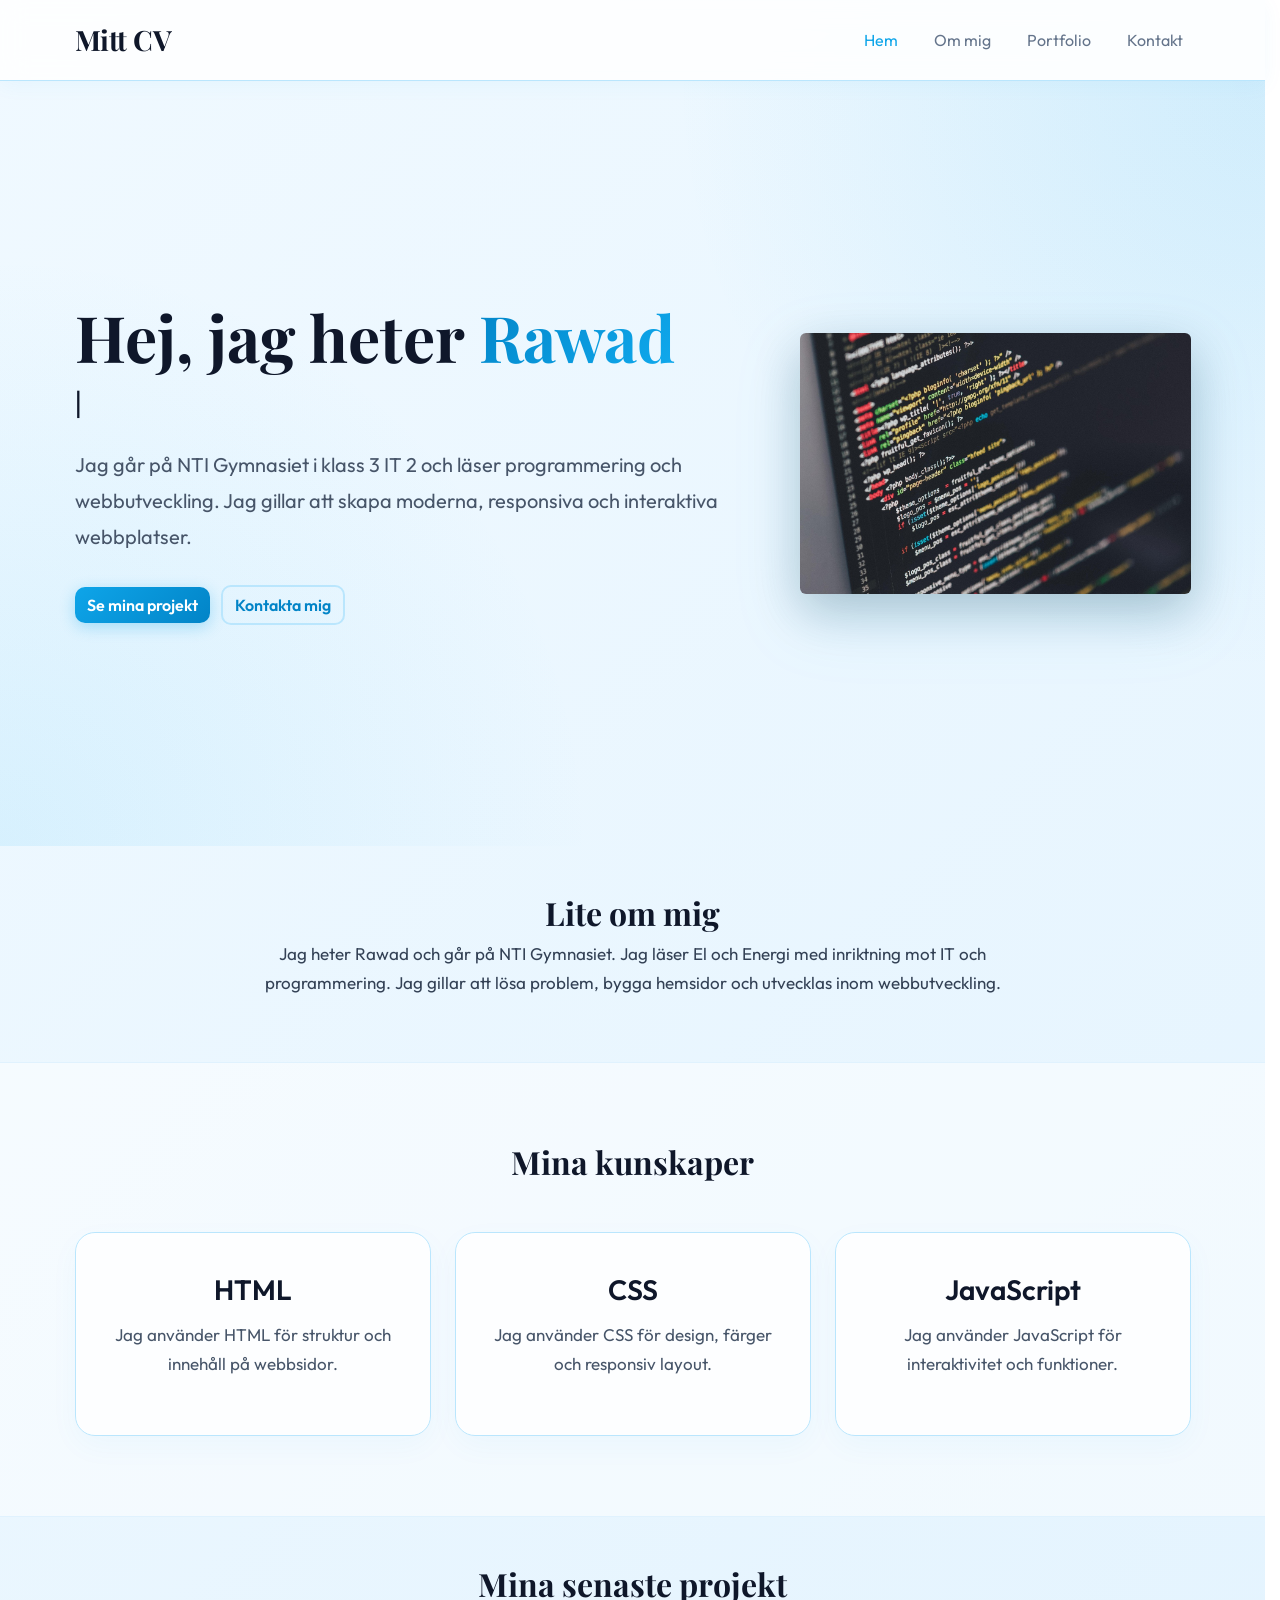
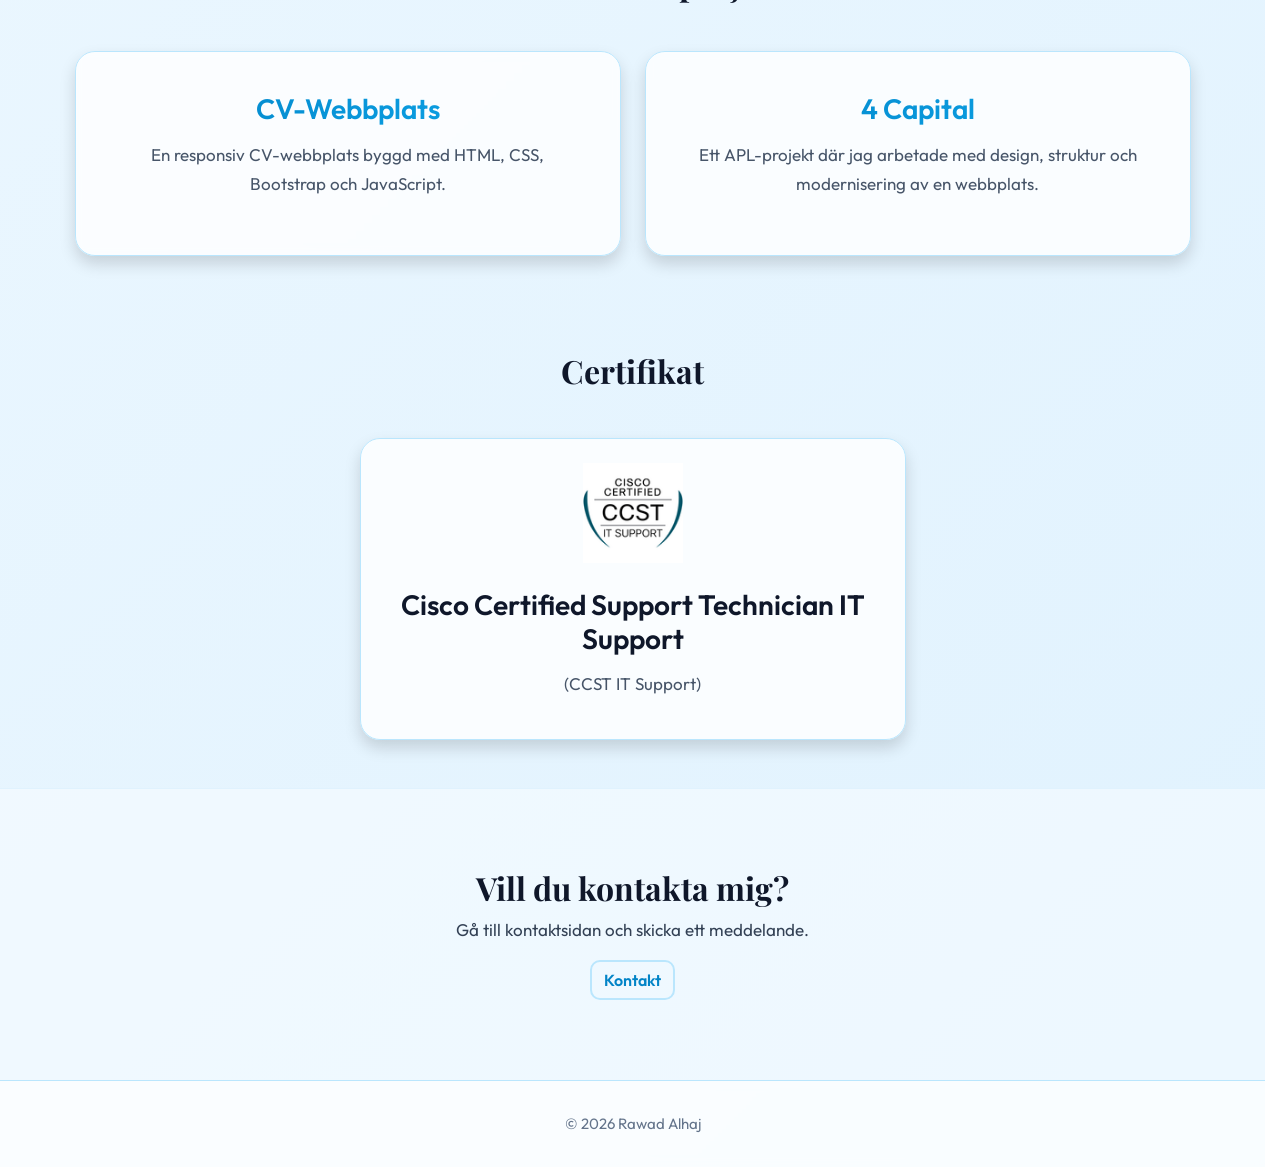
<file: index.html>
<!DOCTYPE html>
<html lang="sv">
<head>
    <meta charset="UTF-8">
    <meta name="viewport" content="width=device-width, initial-scale=1.0">
    <title>Rawad | CV</title>
    <link rel="stylesheet" href="css/style.css">
    <link href="https://cdn.jsdelivr.net/npm/bootstrap@5.3.3/dist/css/bootstrap.min.css" rel="stylesheet">
</head>

<body>

<nav class="navbar navbar-expand-lg navbar-dark">
    <div class="container">
        <a class="navbar-brand" href="index.html">Mitt CV</a>

        <button class="navbar-toggler" type="button" data-bs-toggle="collapse" data-bs-target="#navbarNav">
            <span class="navbar-toggler-icon"></span>
        </button>

        <div class="collapse navbar-collapse" id="navbarNav">
            <ul class="navbar-nav ms-auto">
                <li class="nav-item"><a class="nav-link active" href="index.html">Hem</a></li>
                <li class="nav-item"><a class="nav-link" href="about.html">Om mig</a></li>
                <li class="nav-item"><a class="nav-link" href="portfolio.html">Portfolio</a></li>
                <li class="nav-item"><a class="nav-link" href="contact.html">Kontakt</a></li>
            </ul>
        </div>
    </div>
</nav>

<section class="hero">
    <div class="container">
        <div class="hero-content">

            <div class="hero-text">
                <h1>Hej, jag heter <span class="neon-name">Rawad</span></h1>

                <h2 class="typing-text">
                    <span id="typing"></span><span class="cursor">|</span>
                </h2>

                <p>
                    Jag går på NTI Gymnasiet i klass 3 IT 2 och läser programmering
                    och webbutveckling. Jag gillar att skapa moderna, responsiva och
                    interaktiva webbplatser.
                </p>

                <a href="portfolio.html" class="btn btn-primary">Se mina projekt</a>
                <a href="contact.html" class="btn btn-outline-dark ms-2">Kontakta mig</a>
            </div>

            <div class="hero-image">
                <img src="images/code.jpg" alt="Programmering illustration" class="rounded shadow-lg">
            </div>

        </div>
    </div>
</section>

<section class="container py-5">
    <div class="row justify-content-center text-center">
        <div class="col-md-8">
            <h2>Lite om mig</h2>
            <p>
                Jag heter Rawad och går på NTI Gymnasiet. Jag läser El och Energi
                med inriktning mot IT och programmering. Jag gillar att lösa problem,
                bygga hemsidor och utvecklas inom webbutveckling.
            </p>
        </div>
    </div>
</section>

<section class="skills">
    <div class="container">
        <h2>Mina kunskaper</h2>

        <div class="row g-4">
            <div class="col-md-4">
                <div class="skill-card">
                    <h3>HTML</h3>
                    <p>Jag använder HTML för struktur och innehåll på webbsidor.</p>
                </div>
            </div>

            <div class="col-md-4">
                <div class="skill-card">
                    <h3>CSS</h3>
                    <p>Jag använder CSS för design, färger och responsiv layout.</p>
                </div>
            </div>

            <div class="col-md-4">
                <div class="skill-card">
                    <h3>JavaScript</h3>
                    <p>Jag använder JavaScript för interaktivitet och funktioner.</p>
                </div>
            </div>
        </div>
    </div>
</section>

<section class="container py-5">
    <h2 class="text-center mb-5">Mina senaste projekt</h2>

    <div class="row g-4">
        <div class="col-md-6">
            <a href="index.html" style="text-decoration: none; color: inherit;">
                <div class="card shadow h-100 p-4 d-flex justify-content-center text-center">
                    <div class="card-body">
                        <h3 class="gradient-text">CV-Webbplats</h3>
                        <p>En responsiv CV-webbplats byggd med HTML, CSS, Bootstrap och JavaScript.</p>
                    </div>
                </div>
            </a>
        </div>

        <div class="col-md-6">
            <a href="https://www.4capital.se/" target="_blank" style="text-decoration: none; color: inherit;">
                <div class="card shadow h-100 p-4 d-flex justify-content-center text-center">
                    <div class="card-body">
                        <h3 class="gradient-text">4 Capital</h3>
                        <p>Ett APL-projekt där jag arbetade med design, struktur och modernisering av en webbplats.</p>
                    </div>
                </div>
            </a>
        </div>
    </div>
</section>

<section class="container py-5">
    <h2 class="text-center mb-5">Certifikat</h2>

    <div class="row g-4 justify-content-center">
        <div class="col-md-6">
            <div class="card shadow h-100 text-center p-4">
                <img src="images/certifkat.png" class="certificate-img mx-auto" alt="CCST IT Support" loading="lazy">
                <h3>Cisco Certified Support Technician IT Support</h3>
                <p>(CCST IT Support)</p>
            </div>
        </div>
    </div>
</section>

<section class="contact-box">
    <div class="container text-center">
        <h2>Vill du kontakta mig?</h2>
        <p>Gå till kontaktsidan och skicka ett meddelande.</p>
        <a href="contact.html" class="btn btn-dark">Kontakt</a>
    </div>
</section>

<footer>
    <p>© 2026 Rawad Alhaj</p>
</footer>

<script src="js/script.js"></script>
<script src="https://cdn.jsdelivr.net/npm/bootstrap@5.3.3/dist/js/bootstrap.bundle.min.js"></script>

</body>
</html>
</file>
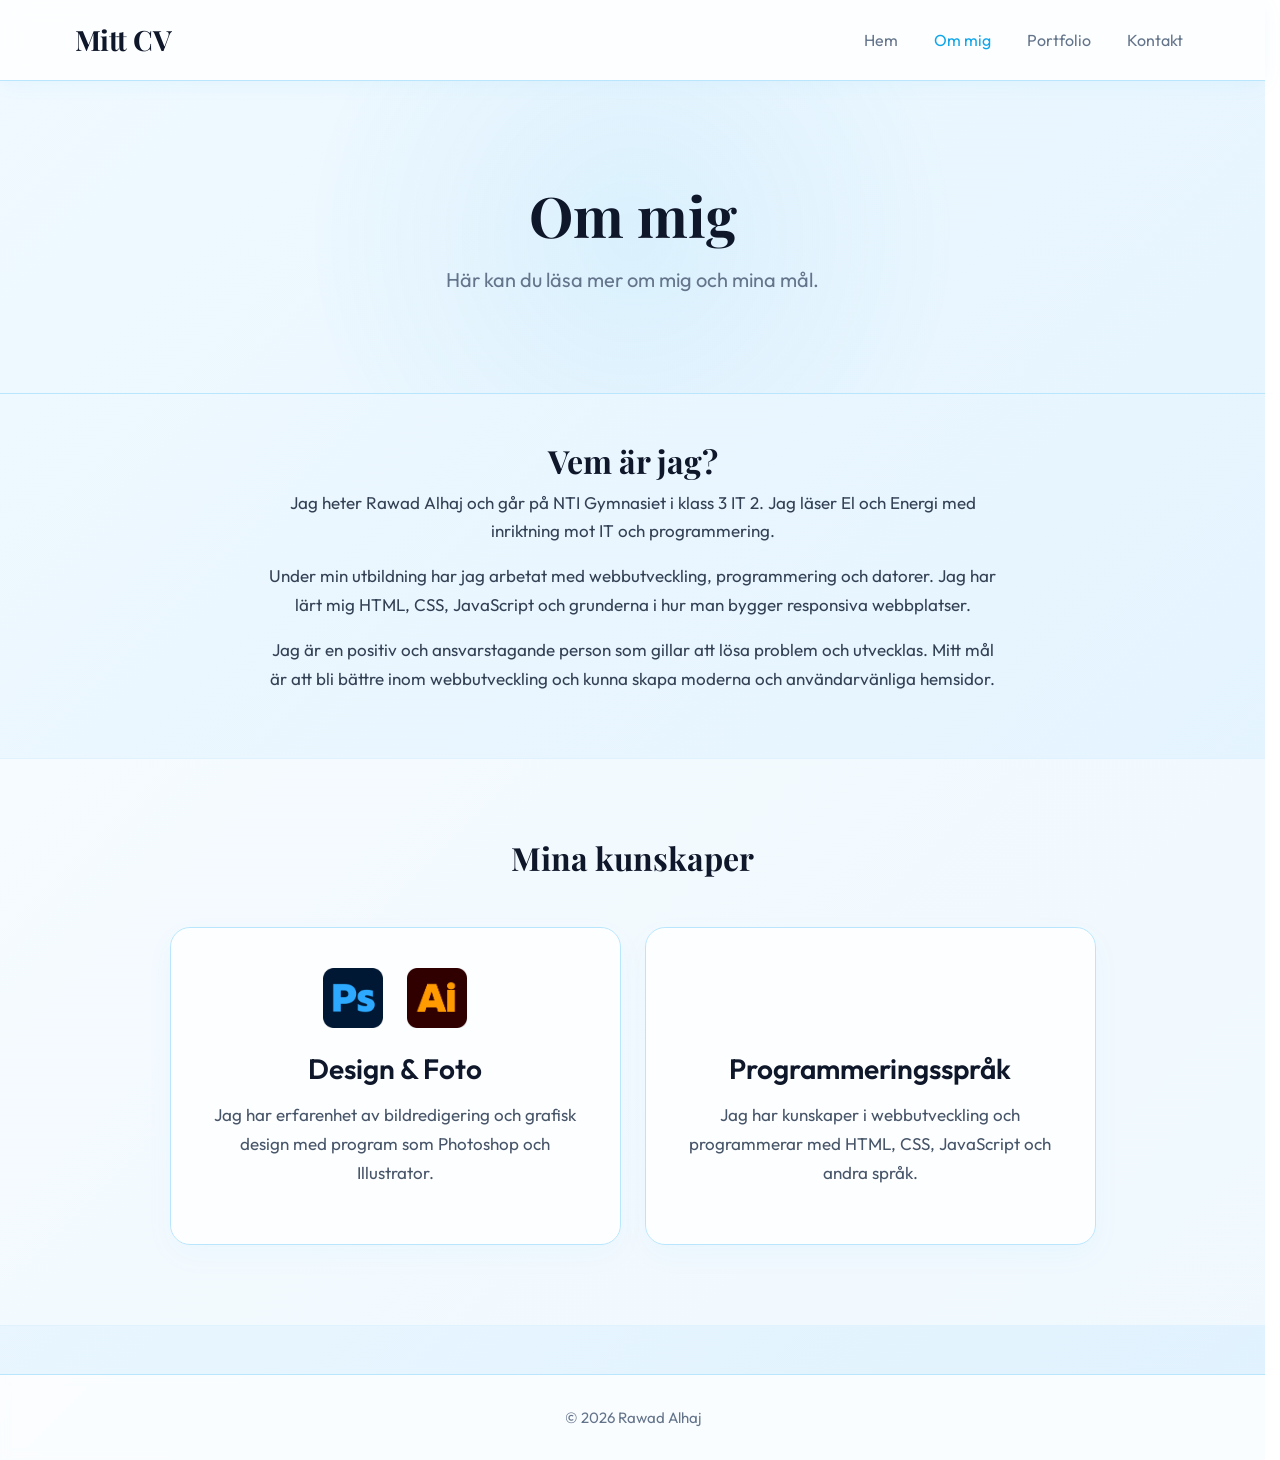
<file: about.html>
<!DOCTYPE html>
<html lang="sv">
<head>
    <meta charset="UTF-8">
    <meta name="viewport" content="width=device-width, initial-scale=1.0">
    <title>Om mig | Rawad</title>
    <link rel="stylesheet" href="css/style.css">
    <link href="https://cdn.jsdelivr.net/npm/bootstrap@5.3.3/dist/css/bootstrap.min.css" rel="stylesheet">
</head>

<body>

<nav class="navbar navbar-expand-lg navbar-dark">
    <div class="container">
        <a class="navbar-brand" href="index.html">Mitt CV</a>

        <button class="navbar-toggler" type="button" data-bs-toggle="collapse" data-bs-target="#navbarNav">
            <span class="navbar-toggler-icon"></span>
        </button>

        <div class="collapse navbar-collapse" id="navbarNav">
            <ul class="navbar-nav ms-auto">
                <li class="nav-item"><a class="nav-link" href="index.html">Hem</a></li>
                <li class="nav-item"><a class="nav-link active" href="about.html">Om mig</a></li>
                <li class="nav-item"><a class="nav-link" href="portfolio.html">Portfolio</a></li>
                <li class="nav-item"><a class="nav-link" href="contact.html">Kontakt</a></li>
            </ul>
        </div>
    </div>
</nav>

<section class="page-header">
    <div class="container">
        <h1>Om mig</h1>
        <p>Här kan du läsa mer om mig och mina mål.</p>
    </div>
</section>

<section class="container py-5">
    <div class="row justify-content-center text-center">
        <div class="col-md-8">
            <h2>Vem är jag?</h2>

            <p>
                Jag heter Rawad Alhaj och går på NTI Gymnasiet i klass 3 IT 2.
                Jag läser El och Energi med inriktning mot IT och programmering.
            </p>

            <p>
                Under min utbildning har jag arbetat med webbutveckling,
                programmering och datorer. Jag har lärt mig HTML, CSS,
                JavaScript och grunderna i hur man bygger responsiva webbplatser.
            </p>

            <p>
                Jag är en positiv och ansvarstagande person som gillar att lösa
                problem och utvecklas. Mitt mål är att bli bättre inom
                webbutveckling och kunna skapa moderna och användarvänliga hemsidor.
            </p>
        </div>
    </div>
</section>

<section class="skills mb-5">
    <div class="container">
        <h2>Mina kunskaper</h2>

        <div class="row g-4 justify-content-center">
            <div class="col-md-5">
                <div class="skill-card">
                    <div class="d-flex justify-content-center gap-4 mb-4">
                        <img src="images/photoshop.png" class="certificate-img mb-0" alt="Photoshop" style="height: 60px;">
                        <img src="images/illustrator.png" class="certificate-img mb-0" alt="Illustrator" style="height: 60px;">
                    </div>
                    <h3>Design & Foto</h3>
                    <p>Jag har erfarenhet av bildredigering och grafisk design med program som Photoshop och Illustrator.</p>
                </div>
            </div>

            <div class="col-md-5">
                <div class="skill-card" style="display: flex; flex-direction: column; justify-content: flex-end;">
                    <h3>Programmeringsspråk</h3>
                    <p>Jag har kunskaper i webbutveckling och programmerar med HTML, CSS, JavaScript och andra språk.</p>
                </div>
            </div>
        </div>
    </div>
</section>

<footer>
    <p>© 2026 Rawad Alhaj</p>
</footer>

<script src="https://cdn.jsdelivr.net/npm/bootstrap@5.3.3/dist/js/bootstrap.bundle.min.js"></script>

</body>
</html>
</file>
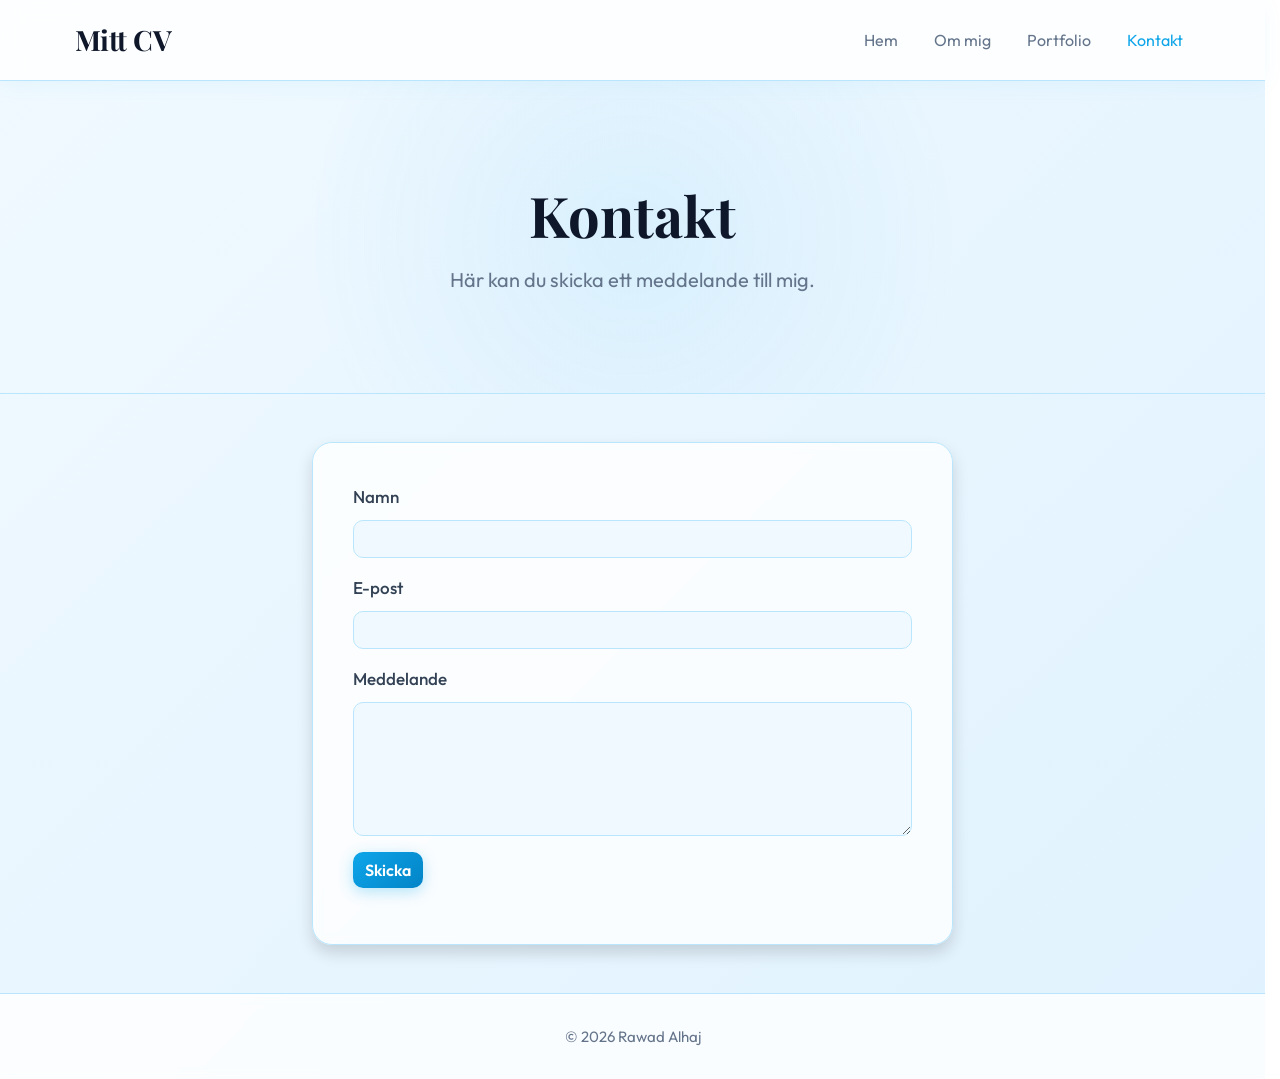
<file: contact.html>
<!DOCTYPE html>
<html lang="sv">
<head>
    <meta charset="UTF-8">
    <meta name="viewport" content="width=device-width, initial-scale=1.0">
    <title>Kontakt | Rawad</title>
    <link rel="stylesheet" href="css/style.css">
    <link href="https://cdn.jsdelivr.net/npm/bootstrap@5.3.3/dist/css/bootstrap.min.css" rel="stylesheet">
</head>

<body>

<nav class="navbar navbar-expand-lg navbar-dark">
    <div class="container">
        <a class="navbar-brand" href="index.html">Mitt CV</a>

        <button class="navbar-toggler" type="button" data-bs-toggle="collapse" data-bs-target="#navbarNav">
            <span class="navbar-toggler-icon"></span>
        </button>

        <div class="collapse navbar-collapse" id="navbarNav">
            <ul class="navbar-nav ms-auto">
                <li class="nav-item"><a class="nav-link" href="index.html">Hem</a></li>
                <li class="nav-item"><a class="nav-link" href="about.html">Om mig</a></li>
                <li class="nav-item"><a class="nav-link" href="portfolio.html">Portfolio</a></li>
                <li class="nav-item"><a class="nav-link active" href="contact.html">Kontakt</a></li>
            </ul>
        </div>
    </div>
</nav>

<section class="page-header">
    <div class="container">
        <h1>Kontakt</h1>
        <p>Här kan du skicka ett meddelande till mig.</p>
    </div>
</section>

<section class="container py-5">
    <div class="row justify-content-center">
        <div class="col-md-7">

            <form id="contactForm" action="https://formspree.io/f/xkoeqbew" method="POST" class="contact-form shadow">
                <div class="mb-3">
                    <label for="name" class="form-label">Namn</label>
                    <input type="text" id="name" name="name" class="form-control" required>
                </div>

                <div class="mb-3">
                    <label for="email" class="form-label">E-post</label>
                    <input type="email" id="email" name="email" class="form-control" required>
                </div>

                <div class="mb-3">
                    <label for="messageText" class="form-label">Meddelande</label>
                    <textarea id="messageText" name="message" class="form-control" rows="5" required></textarea>
                </div>

                <button type="submit" class="btn btn-primary">Skicka</button>

                <p id="message" class="mt-3"></p>
            </form>

        </div>
    </div>
</section>

<footer>
    <p>© 2026 Rawad Alhaj</p>
</footer>

<script src="js/script.js"></script>
<script src="https://cdn.jsdelivr.net/npm/bootstrap@5.3.3/dist/js/bootstrap.bundle.min.js"></script>

</body>
</html>
</file>
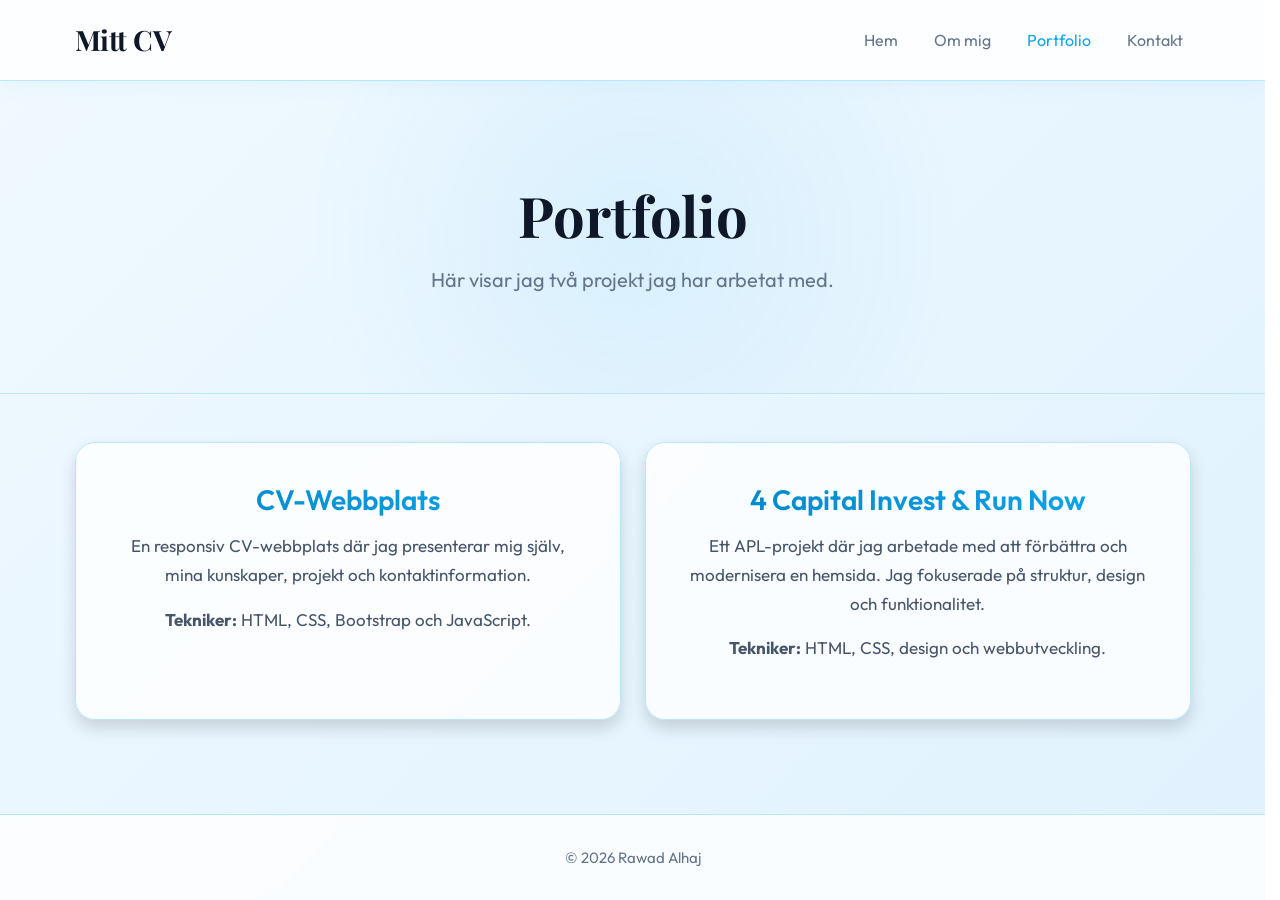
<file: portfolio.html>
<!DOCTYPE html>
<html lang="sv">
<head>
    <meta charset="UTF-8">
    <meta name="viewport" content="width=device-width, initial-scale=1.0">
    <title>Portfolio | Rawad</title>
    <link rel="stylesheet" href="css/style.css">
    <link href="https://cdn.jsdelivr.net/npm/bootstrap@5.3.3/dist/css/bootstrap.min.css" rel="stylesheet">
</head>

<body>

<nav class="navbar navbar-expand-lg navbar-dark">
    <div class="container">
        <a class="navbar-brand" href="index.html">Mitt CV</a>

        <button class="navbar-toggler" type="button" data-bs-toggle="collapse" data-bs-target="#navbarNav">
            <span class="navbar-toggler-icon"></span>
        </button>

        <div class="collapse navbar-collapse" id="navbarNav">
            <ul class="navbar-nav ms-auto">
                <li class="nav-item"><a class="nav-link" href="index.html">Hem</a></li>
                <li class="nav-item"><a class="nav-link" href="about.html">Om mig</a></li>
                <li class="nav-item"><a class="nav-link active" href="portfolio.html">Portfolio</a></li>
                <li class="nav-item"><a class="nav-link" href="contact.html">Kontakt</a></li>
            </ul>
        </div>
    </div>
</nav>

<section class="page-header">
    <div class="container">
        <h1>Portfolio</h1>
        <p>Här visar jag två projekt jag har arbetat med.</p>
    </div>
</section>

<section class="container py-5">
    <div class="row g-4">

        <div class="col-md-6">
            <a href="index.html" style="text-decoration: none; color: inherit;">
                <div class="card shadow h-100 project-card p-4 d-flex justify-content-center text-center">
                    <div class="card-body">
                        <h3 class="gradient-text">CV-Webbplats</h3>
                        <p>
                            En responsiv CV-webbplats där jag presenterar mig själv,
                            mina kunskaper, projekt och kontaktinformation.
                        </p>
                        <p>
                            <strong>Tekniker:</strong> HTML, CSS, Bootstrap och JavaScript.
                        </p>
                    </div>
                </div>
            </a>
        </div>

        <div class="col-md-6">
            <a href="https://www.4capital.se/" target="_blank" style="text-decoration: none; color: inherit;">
                <div class="card shadow h-100 project-card p-4 d-flex justify-content-center text-center">
                    <div class="card-body">
                        <h3 class="gradient-text">4 Capital Invest & Run Now</h3>
                        <p>
                            Ett APL-projekt där jag arbetade med att förbättra och modernisera
                            en hemsida. Jag fokuserade på struktur, design och funktionalitet.
                        </p>
                        <p>
                            <strong>Tekniker:</strong> HTML, CSS, design och webbutveckling.
                        </p>
                    </div>
                </div>
            </a>
        </div>

    </div>
</section>

<footer>
    <p>© 2026 Rawad Alhaj</p>
</footer>

<script src="https://cdn.jsdelivr.net/npm/bootstrap@5.3.3/dist/js/bootstrap.bundle.min.js"></script>

</body>
</html>
</file>
<file: css/style.css>
@import url('https://fonts.googleapis.com/css2?family=Outfit:wght@300;400;500;600;700&family=Playfair+Display:wght@400;600;700&display=swap');

* {
    box-sizing: border-box;
}

html,
body {
    margin: 0;
    min-height: 100vh;
    display: flex;
    flex-direction: column;
    scrollbar-gutter: stable;
    background: linear-gradient(135deg, #f0f9ff 0%, #e0f2fe 100%) !important; /* Light blue gradient background */
    color: #334155 !important;
    font-family: 'Outfit', sans-serif !important;
}

/* NAVBAR */
.navbar {
    min-height: 80px;
    padding: 0 !important;
    background: rgba(255, 255, 255, 0.85) !important;
    backdrop-filter: blur(12px);
    border-bottom: 1px solid #bae6fd;
    box-shadow: 0 4px 20px rgba(14, 165, 233, 0.05);
}

.navbar .container {
    min-height: 80px;
}

.navbar-brand {
    font-size: 28px !important;
    font-weight: 700;
    color: #0f172a !important; /* Dark Slate */
    font-family: 'Playfair Display', serif !important;
    letter-spacing: -0.5px;
}

.nav-link {
    font-size: 16px !important;
    color: #64748b !important; /* Slate 500 */
    font-weight: 500;
    margin-left: 20px;
    transition: color 0.3s ease;
}

.nav-link:hover,
.nav-link.active {
    color: #0ea5e9 !important; /* Sky Blue primary */
}

/* BACKGROUND FIX */
section,
.container,
.row,
.col-md-4,
.col-md-5,
.col-md-6,
.col-md-7,
.col-md-8,
div {
    background-color: transparent;
}

/* HERO */
.hero {
    min-height: 85vh;
    padding: 100px 20px;
    display: flex;
    align-items: center;
    background: 
        radial-gradient(circle at top right, rgba(14, 165, 233, 0.12), transparent 40%),
        radial-gradient(circle at bottom left, rgba(56, 189, 248, 0.12), transparent 40%),
        transparent !important;
}

.hero-content {
    display: flex;
    align-items: center;
    justify-content: space-between;
    gap: 45px;
    width: 100%;
}

.hero-text {
    max-width: 680px;
    animation: slideIn 1s ease;
}

.hero-text h1 {
    font-size: 64px;
    font-weight: 700;
    color: #0f172a;
    font-family: 'Playfair Display', serif !important;
    line-height: 1.1;
    margin-bottom: 15px;
}

.hero-text p {
    font-size: 20px;
    line-height: 1.8;
    color: #475569;
    margin-bottom: 30px;
}

.neon-name {
    background: linear-gradient(135deg, #0284c7, #0ea5e9, #38bdf8);
    background-size: 200% auto;
    -webkit-background-clip: text;
    -webkit-text-fill-color: transparent;
    animation: shine 4s linear infinite;
    font-weight: 700;
}

.gradient-text {
    background: linear-gradient(135deg, #0284c7, #0ea5e9, #38bdf8);
    background-size: 200% auto;
    -webkit-background-clip: text;
    -webkit-text-fill-color: transparent;
    animation: shine 4s linear infinite;
}

.typing-text {
    color: #0284c7 !important;
    min-height: 35px;
    font-size: 26px;
    margin-bottom: 25px;
    font-weight: 500;
}

.cursor {
    color: #0f172a;
    animation: blink 0.7s infinite;
}

.hero-image img {
    width: 100%;
    max-width: 580px;
    border-radius: 20px;
    filter: drop-shadow(0 20px 30px rgba(14, 165, 233, 0.15));
    animation: float 4s ease-in-out infinite;
}

/* PAGE HEADER */
.page-header {
    padding: 100px 20px 80px;
    text-align: center;
    background: 
        radial-gradient(circle at center, rgba(14, 165, 233, 0.08), transparent 50%),
        transparent !important;
    border-bottom: 1px solid #bae6fd;
}

.page-header h1 {
    font-size: 56px;
    font-weight: 700;
    color: #0f172a;
    font-family: 'Playfair Display', serif !important;
    margin-bottom: 15px;
}

.page-header p {
    color: #64748b;
    font-size: 20px;
}

/* RUBRIKER */
h1, h2, h3, h4 {
    color: #0f172a !important;
}

h2 {
    font-size: 40px;
    font-weight: 700 !important;
    font-family: 'Playfair Display', serif !important;
    margin-bottom: 25px;
}

p, label {
    font-size: 17px;
    line-height: 1.7;
}

/* SKILLS */
.skills {
    padding: 80px 20px;
    background: rgba(255, 255, 255, 0.5) !important;
    border-top: 1px solid #e0f2fe;
    border-bottom: 1px solid #e0f2fe;
}

.skills h2 {
    text-align: center;
    margin-bottom: 50px;
}

/* CARDS */
.skill-card,
.card,
.contact-form {
    background: rgba(255, 255, 255, 0.8) !important;
    backdrop-filter: blur(5px);
    color: #475569 !important;
    border: 1px solid #bae6fd !important;
    border-radius: 20px !important;
    box-shadow: 0 10px 30px rgba(14, 165, 233, 0.04);
    transition: all 0.4s cubic-bezier(0.16, 1, 0.3, 1);
}

.skill-card {
    padding: 40px 30px;
    text-align: center;
    height: 100%;
}

.skill-card:hover,
.card:hover,
.contact-form:hover {
    transform: translateY(-10px);
    box-shadow: 0 20px 40px rgba(14, 165, 233, 0.12);
    border-color: #38bdf8 !important;
}

.card-body {
    padding: 30px;
}

.card h3,
.card h4,
.skill-card h3 {
    color: #0f172a !important;
    font-weight: 600;
    margin-bottom: 15px;
}

.card-img-top {
    height: 240px;
    object-fit: cover;
    border-bottom: 1px solid #bae6fd;
    border-radius: 20px 20px 0 0 !important;
}

.certificate-img {
    height: 100px;
    object-fit: contain;
    margin-bottom: 25px;
}

/* CONTACT */
.contact-box {
    background: rgba(255, 255, 255, 0.4) !important;
    padding: 80px 20px;
    border-top: 1px solid #e0f2fe;
}

.contact-form {
    padding: 40px;
}

.form-control {
    background: #f0f9ff !important;
    color: #0f172a !important;
    border: 1px solid #bae6fd !important;
    border-radius: 10px !important;
    padding: 12px 15px;
    font-size: 16px;
}

.form-control:focus {
    background: #ffffff !important;
    border-color: #0ea5e9 !important;
    box-shadow: 0 0 0 4px rgba(14, 165, 233, 0.15) !important;
}

.form-label {
    font-weight: 500;
    color: #334155 !important;
    margin-bottom: 8px;
}

/* BUTTONS */
.btn {
    padding: 12px 28px;
    border-radius: 10px !important;
    font-weight: 600 !important;
    font-size: 16px;
    transition: all 0.3s ease;
}

.btn-primary {
    background: linear-gradient(135deg, #0ea5e9, #0284c7) !important;
    border: none !important;
    color: #ffffff !important;
    box-shadow: 0 4px 15px rgba(14, 165, 233, 0.3);
}

.btn-primary:hover {
    transform: translateY(-2px);
    box-shadow: 0 8px 25px rgba(14, 165, 233, 0.5);
}

.btn-outline-dark,
.btn-dark {
    background: transparent !important;
    color: #0284c7 !important;
    border: 2px solid #bae6fd !important;
}

.btn-outline-dark:hover,
.btn-dark:hover {
    background: #e0f2fe !important;
    color: #0284c7 !important;
    border-color: #7dd3fc !important;
}

/* FOOTER */
footer {
    margin-top: auto;
    background: rgba(255, 255, 255, 0.8) !important;
    backdrop-filter: blur(5px);
    color: #64748b !important;
    text-align: center;
    padding: 30px;
    border-top: 1px solid #bae6fd;
}

footer p {
    margin: 0;
    font-size: 15px;
}

/* ANIMATIONER */
@keyframes shine {
    to {
        background-position: 200% center;
    }
}

@keyframes float {
    0% { transform: translateY(0); }
    50% { transform: translateY(-15px); }
    100% { transform: translateY(0); }
}

@keyframes slideIn {
    from { opacity: 0; transform: translateX(-30px); }
    to { opacity: 1; transform: translateX(0); }
}

@keyframes blink {
    50% { opacity: 0; }
}

/* MOBIL */
@media (max-width: 992px) {
    .hero {
        padding: 60px 20px;
    }

    .hero-content {
        flex-direction: column;
        text-align: center;
    }

    .hero-text h1 {
        font-size: 42px;
    }

    .typing-text {
        font-size: 20px;
    }

    .page-header h1 {
        font-size: 42px;
    }

    .hero-text p {
        font-size: 18px;
    }

    .hero-image img {
        max-width: 300px;
        margin-top: 30px;
    }
}
</file>
